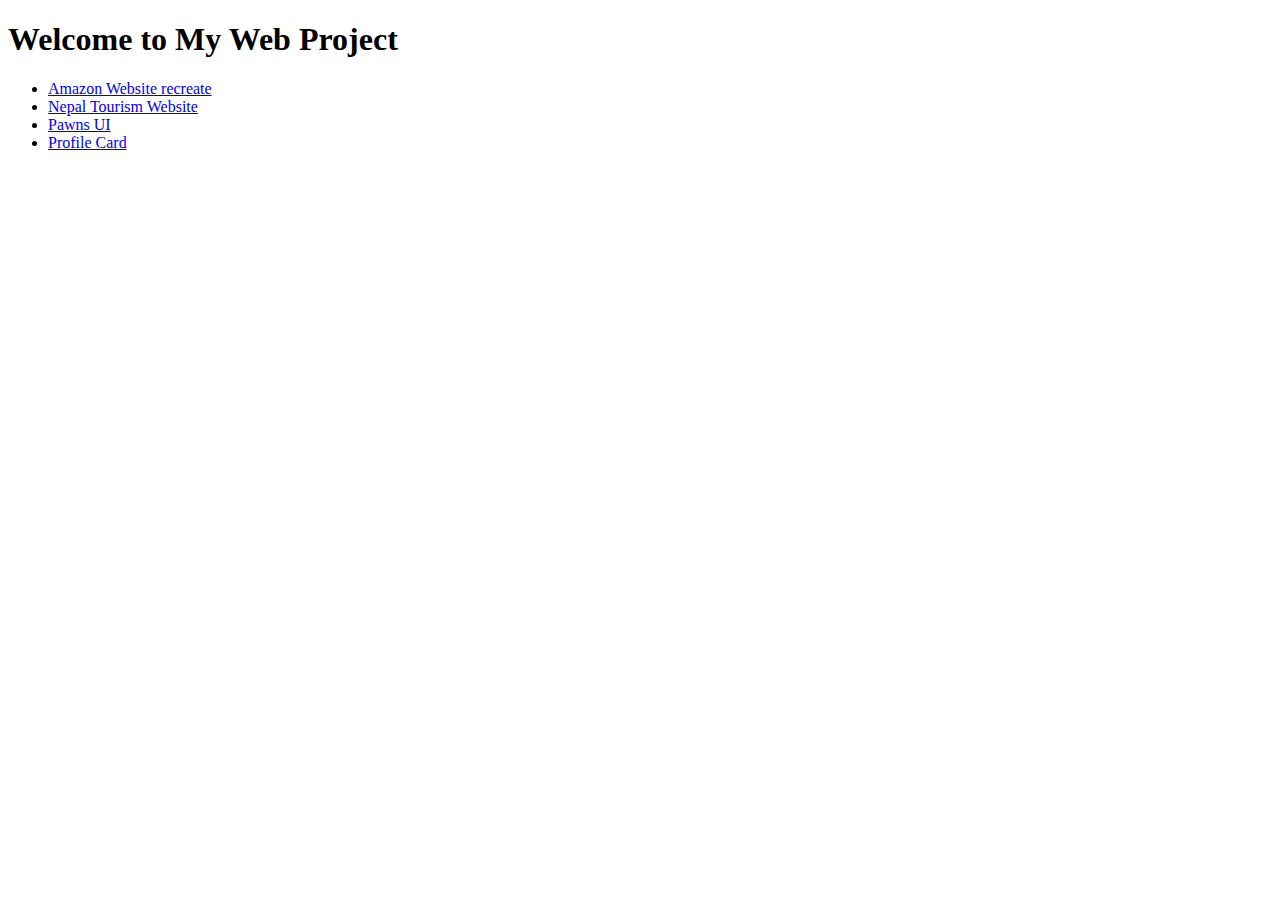
<file: index.html>
<!DOCTYPE html>
<html lang="en">
<head>
    <meta charset="UTF-8">
    <meta name="viewport" content="width=device-width, initial-scale=1.0">
    <title>Web Project Home</title>
</head>
<body>
    <h1>Welcome to My Web Project</h1>
    <ul>
        <li><a href="Amazon_Website/index.html">Amazon Website recreate </a></li>
        <li><a href="Nepal_Tourism/index.html"> Nepal Tourism Website </a></li>
        <li><a href="Pawns-app_UI/index.html"> Pawns UI</a></li>
        <li><a href="ProfileCard/index.html"> Profile Card </a></li>
    </ul>
</body>
</html>
</file>
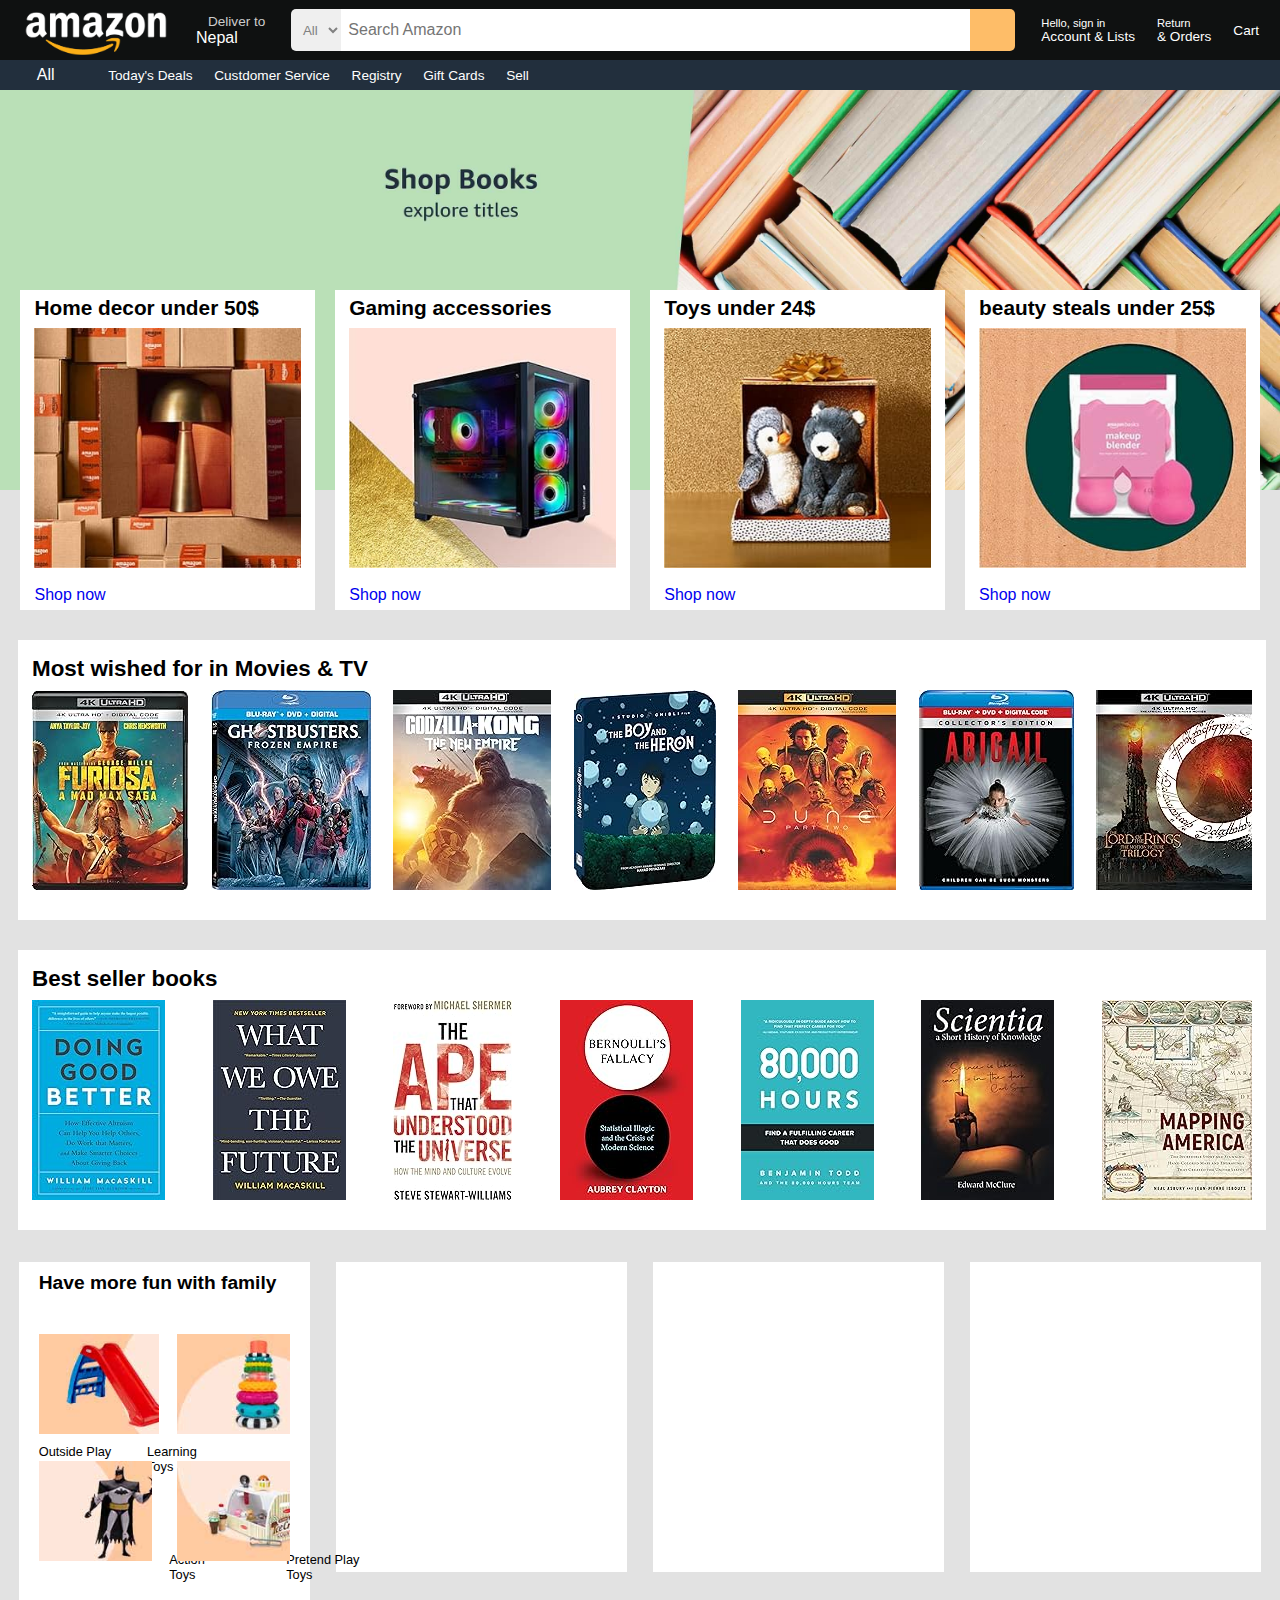
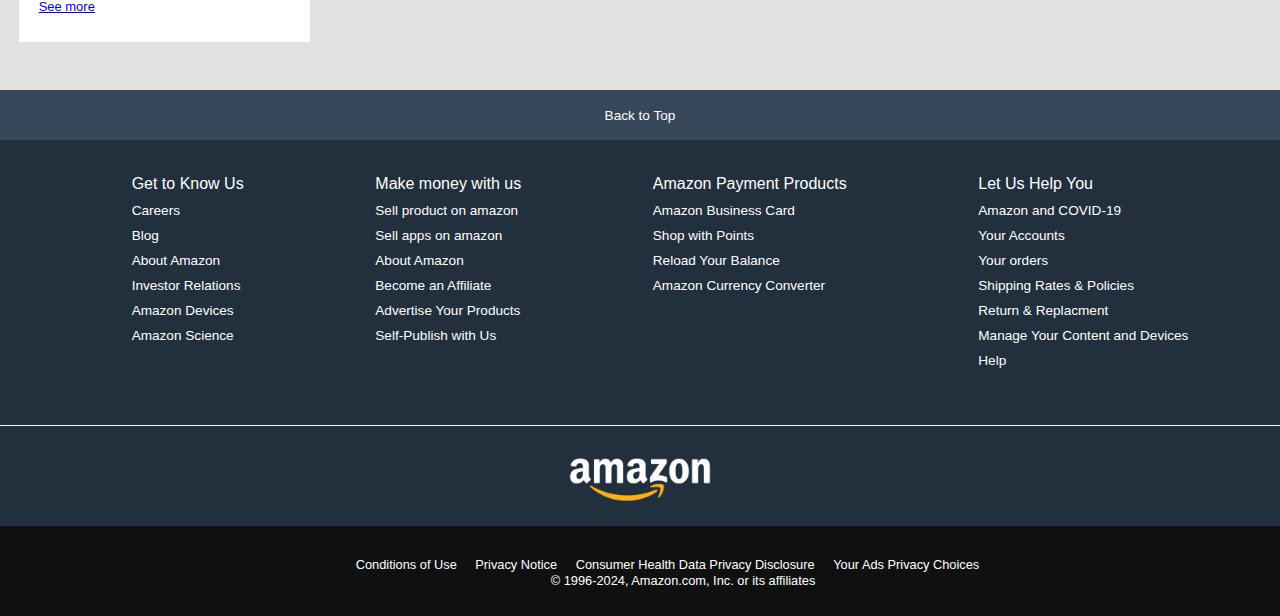
<file: Amazon_Website/index.html>
<!DOCTYPE html>
<html lang="en">
<head>
    <meta charset="UTF-8">
    <meta name="viewport" content="width=device-width, initial-scale=1.0">
    <title> Amazon.com </title>
    <link rel="stylesheet" href="amazonstyle.css">
    <link rel="stylesheet" href="https://cdnjs.cloudflare.com/ajax/libs/font-awesome/6.5.2/css/all.min.css" integrity="sha512-SnH5WK+bZxgPHs44uWIX+LLJAJ9/2PkPKZ5QiAj6Ta86w+fsb2TkcmfRyVX3pBnMFcV7oQPJkl9QevSCWr3W6A==" crossorigin="anonymous" referrerpolicy="no-referrer" />

</head>
<body>
    <header> 

        <!-- navbar section -->

         <div class="navbar">
             <div class="nav-logo border"> 
                 <div class="logo"> </div>
            </div>

             <div class="nav-address border"> 
                <p class="add-first">Deliver to</p>
                <div class="add-icon">
                    <i class="fa-solid fa-location-dot"></i>
                    <p class="add-second">Nepal</p>
                </div>

             </div>
             <div class="nav-search "> 
                <select class="search-select"> 
                    <option>All</option>
                </select>
                <input placeholder="Search Amazon" class="search-input">
                <div class="search-icon bordersearch"> 
                    <i class="fa-solid fa-magnifying-glass"></i>
                </div>
            </div>  

            <div class="nav-signin border"> 
               <p> <span> Hello, sign in</span> </p>
               <p class="nav-second"> Account & Lists </p>
            </div>

            <div class="nav-return border"> 
                <p> Return </p>
                <p class="nav-second"> & Orders </p>
             </div>

             <div class="navcart border"> 
                <div class="cartlogo">
                    <i class="fa-solid fa-cart-shopping"></i>    
                </div>
                <div class="carttext"> Cart </div>
             </div>          
        </div>

        <!-- panel section -->

        <div class="panel"> 
            <div class="menu-all"> 
                <i class="fa-solid fa-bars"></i>
                All
            </div>  

            <div class="panel-ops ">  
                <p class="border"> Today's Deals </p>
                <p class="border"> Custdomer Service </p> 
                <p class="border"> Registry </p>
                <p class="border"> Gift Cards </p>
                <p class="border"> Sell </p>
            </div>  
        </div>

        <!-- content section -->

        <div class="bkcolor"> 
            <div class="herosection">

                <div class="shopping-section">
                    
                    <!-- first box section -->

                    <div class="box">
                        <div class="box-contain"> 
                             <h1> Home decor under 50$ </h1>
                             <div class="box-image"> </div>
                             <a href="#1" class="box-text"> Shop now </a>
                        </div>
                    </div>

                    <div class="box">
                        <div class="box-contain2"> 
                              <h1> Gaming accessories </h1>
                              <div class="box-image2"> </div>
                              <a href="#2" class="box-text"> Shop now </a>
                         </div>    
                    </div>

                    <div class="box">
                        <div class="box-contain3"> 
                             <h1> Toys under 24$ </h1>
                             <div class="box-image3"> </div>
                             <a href="#3" class="box-text"> Shop now </a>
                        </div>
                    </div>

                    <div class="box">
                        <div class="box-contain4"> 
                             <h1> beauty steals under 25$ </h1>
                             <div class="box-image4"> </div>
                             <a href="#4" class="box-text"> Shop now </a>
                        </div>
                    </div>
             </div>
            </div>

            <!-- second box section -->

            <div class="herosquare"> 
                <div class="herobox"> 
                    <h1 class="heroboxtxt"> Most wished for in Movies & TV </h1>
                    <div class="herosquareimg"> 
                      <img src="img/movie1.jpg" alt="furiosa">
                      <img src="img/movie2.jpg" alt="ghostbusters">
                      <img src="img/movie3.jpg" alt="godzilaxkong">
                      <img src="img/movie4.jpg" alt="the boy & heron">
                      <img src="img/movie5.jpg" alt="dune">
                      <img src="img/movie6.jpg" alt="abigale">
                      <img src="img/movie7.jpg" alt="lordofthering"> 
                    </div>
                </div>
            </div>

            <!-- third box section -->

            <div class="herosquare2"> 
                <div class="herobox2"> 
                    <h1 class="heroboxtxt2"> Best seller books </h1>
                    <div class="herosquareimg2"> 
                      <img src="img/book1.jpg" alt="book">
                      <img src="img/book2.jpg" alt="book">
                      <img src="img/book3.jpg" alt="book">
                      <img src="img/book4.jpg" alt="book">
                      <img src="img/book5.jpg" alt="book">
                      <img src="img/book6.jpg" alt="book">
                      <img src="img/book7.jpg" alt="book"> 
                    </div>
                </div>
            </div> 

         <!-- allocated for fourth box section -->

         <div class="fourthbox">
            <div class="fourthshoopingbox1"> 
                <div class="innershopbox1"> 
                    <h1 class="innerheadingtext"> Have more fun with family </h1>
                     <div class="pgflex"> 
                        <p class="innerP1"> Outside Play Sets </p>
                        <p class="innerP2"> Learning Toys </p>
                        <p class="innerP3"> Action Toys</p>
                        <p class="innerP4"> Pretend Play Toys </p>
                    </div>
                     <div class="innerboxes"> 
                       <div class="innerbox1"> </div> 
                       <div class="innerbox2"> </div>
                       <div class="innerbox3"> </div>
                       <div class="innerbox4"> </div>
                    </div>
                    <a href="#1" class="innerdowntext"> See more </a>
                </div>
            </div>

            <div class="fourthshoopingbox2"> 
                </div>
            <div class="fourthshoopingbox3">
                </div>
            <div class="fourthshoopingbox4">   
                </div>


            </div>
         </div>


        <!-- foooter section foot panel -->

        <footer> 
            <div class="footpanel1"> Back to Top 
            </div>
            <div class="footpanel2"> 
                <ul> 
                    <p> Get to Know Us </p>
                    <a> Careers </a>
                    <a> Blog    </a>
                    <a> About Amazon </a>
                    <a> Investor Relations  </a>
                    <a> Amazon Devices </a>
                    <a> Amazon Science </a>
                </ul>
                <ul> 
                    <p> Make money with us </p>
                    <a> Sell product on amazon </a>
                    <a> Sell apps on amazon </a>
                    <a> About Amazon </a>
                    <a> Become an Affiliate  </a>
                    <a> Advertise Your Products </a>
                    <a> Self-Publish with Us </a>
                </ul>
                <ul> 
                    <p> Amazon Payment Products </p>
                    <a> Amazon Business Card </a>
                    <a> Shop with Points </a>
                    <a> Reload Your Balance </a>
                    <a> Amazon Currency Converter </a>
                </ul>
                <ul> 
                    <p> Let Us Help You </p>
                    <a> Amazon and COVID-19 </a>
                    <a> Your Accounts  </a>
                    <a> Your orders </a>
                    <a> Shipping Rates & Policies  </a>
                    <a> Return & Replacment </a>
                    <a> Manage Your Content and Devices </a>
                    <a> Help </a>
                </ul>

            </div>
            <!-- footpanel2 section -->

            <div class="footpanel3"> 
               <div class="logo"> </div> 
            </div>
            <div class="footpanel4"> 
                <ul class="footUL"> 
                    <a class="footA"> Conditions of Use </a>
                    <a class="footA"> Privacy Notice </a>
                    <a class="footA"> Consumer Health Data Privacy Disclosure
                    </a>
                    <a class="footA"> Your Ads Privacy Choices </a>
                    <p class="footP"> © 1996-2024, Amazon.com, Inc. or its affiliates </p>
                </ul> 
            </div>
        </footer>
    </header>    
</body>
</html>
</file>
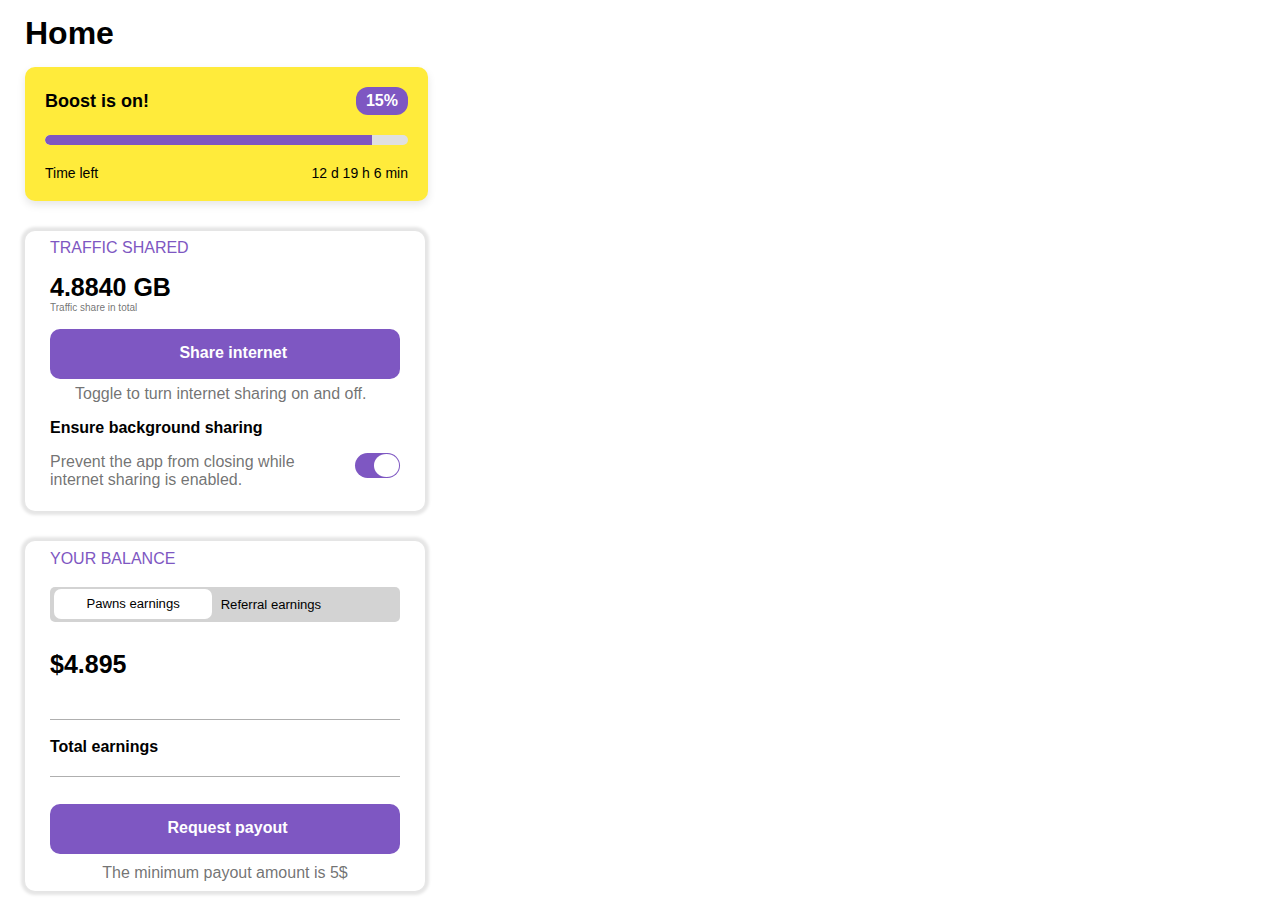
<file: Pawns-app_UI/index.html>
<!DOCTYPE html>
<html lang="en">
<head>
    <meta charset="UTF-8">
    <meta name="viewport" content="width=device-width, initial-scale=1.0">
    <title>Document</title>
    <link rel="stylesheet" href="uistyle.css">
    <link rel="stylesheet" href="https://cdnjs.cloudflare.com/ajax/libs/font-awesome/5.15.4/css/all.min.css">
</head>
<body>
    <header> 
        <div class="homebar"> 
            <h1> Home</h1>
        </div>

        <!-- first-container -->

        <div class="boost-container">
            <div class="boost-header">
                <span class="boost-text"> Boost is on! </span>
                <div class="boost-percentage"> 15% </div>
            </div>
            <div class="boost-bar-container">
                <div class="boost-bar"></div>
            </div>
            <div class="boost-footer">
                <span class="time-left">Time left</span>
                <span class="time-remaining">12 d 19 h 6 min</span>
            </div>
        </div>

        <!-- second-container -->

        <div class="traffic-container"> 
            <span class="traffic-header"> TRAFFIC SHARED </span>
            <div class="datashare-store"> 4.8840 GB 
            <span class="info-store"> Traffic share in total </span>
            </div>
              <div class="mainshare"> 
            <div class="internet-share"> 
                <i class="fa-solid fa-wifi"> </i>   
                <p class="internet-share2"> Share internet </p>    
            </div> 
            <span class="info-store2"> Toggle to turn internet sharing on and off. </span>
             </div>
            <span class="bkrunninginfo"> Ensure background sharing </span>
            <div class="end-content"> 
                <p class="info-store3"> Prevent the app from closing while internet sharing is enabled. </p>
                <div class="tooglebox">  
                    <div class="toogle-circle">  </div>
                </div>
            </div>
        </div>

        <!-- third-container -->

        <div class="balance-container"> 
            <div class="balance-contheader"> 
              <span class="balance-header"> YOUR BALANCE </span>
              <div class="refressicon"> 
                 <i class="fa-solid fa-arrows-rotate"> </i>
              </div>
            </div>
        <div class="earning-section"> 
            <span class="earning1"> Pawns earnings </span> 
            <span class="earning2"> Referral earnings </span>
        </div>
        <div class="moneyearn-store"> $4.895 </div>
        <span class="tolearning"> Total earnings </span>
        <div class="payout-section"> 
            <div class="payout"> Request payout </div>
            <div class="payout-bottom"> The minimum payout amount is 5$ </div>
        </div>





        </div>
    </header>
    
</body>
</html>
</file>
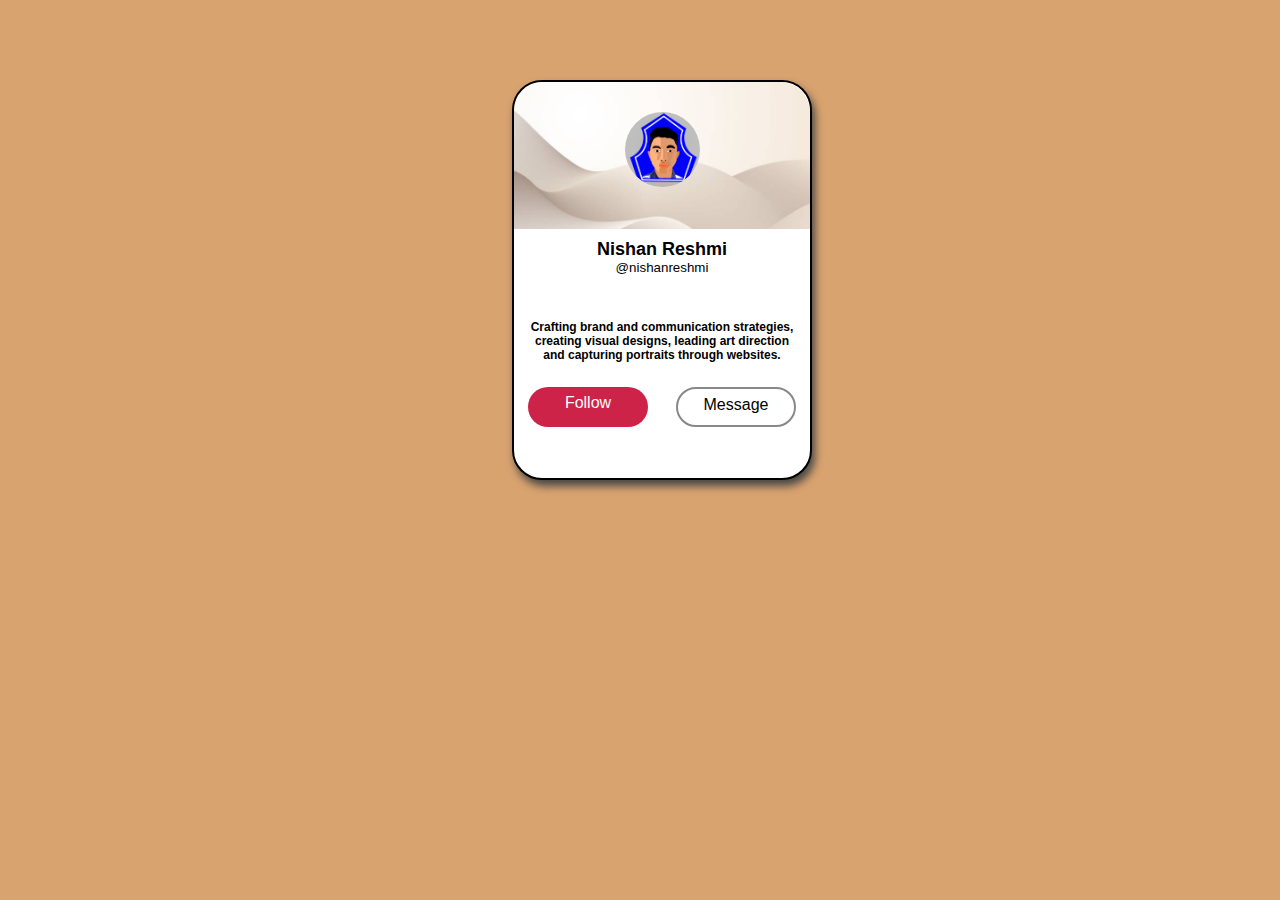
<file: ProfileCard/index.html>
<!DOCTYPE html>
<html lang="en">
<head>
    <meta charset="UTF-8">
    <meta name="viewport" content="width=device-width, initial-scale=1.0">
    <title>Profile Card</title>
    <link rel="stylesheet" href="style.css">
    <link rel="stylesheet" href="https://cdnjs.cloudflare.com/ajax/libs/font-awesome/6.6.0/css/all.min.css" integrity="sha512-Kc323vGBEqzTmouAECnVceyQqyqdsSiqLQISBL29aUW4U/M7pSPA/gEUZQqv1cwx4OnYxTxve5UMg5GT6L4JJg==" crossorigin="anonymous" referrerpolicy="no-referrer" />

</head>
<body>

    <div class="bkcolor"> 
        <div class="maincard"> 
            <div class="topdesign"> 
                <span class="profilepic"> </span>
            </div>
            <div class="downdesign"> 
                <div class="namesection"> 
                    <p> Nishan Reshmi </p>
                    <span class="hastag"> @nishanreshmi </span> 
                 </div>
                <div class="socialconnect"> 
                    <i class="fa-brands fa-facebook">  </i>
                    <i class="fa-brands fa-linkedin">  </i>
                    <i class="fa-brands fa-twitter">   </i>
                    <i class="fa-brands fa-instagram"> </i>
                    <i class="fa-solid fa-globe">      </i>

                </div>
                <div class="aboutbar"> 
                    <p> Crafting brand and communication strategies, creating visual designs, leading art direction and capturing portraits through websites.
                    </p>
                </div>
                <div class="personalconnect"> 
                    <div class="followbutton">  Follow
                      </div>
                    <div class="messagebutton"> Message 
                      </div>

                    </div>
            </div>
        </div>
    </div>
    
</body>
</html>
</file>
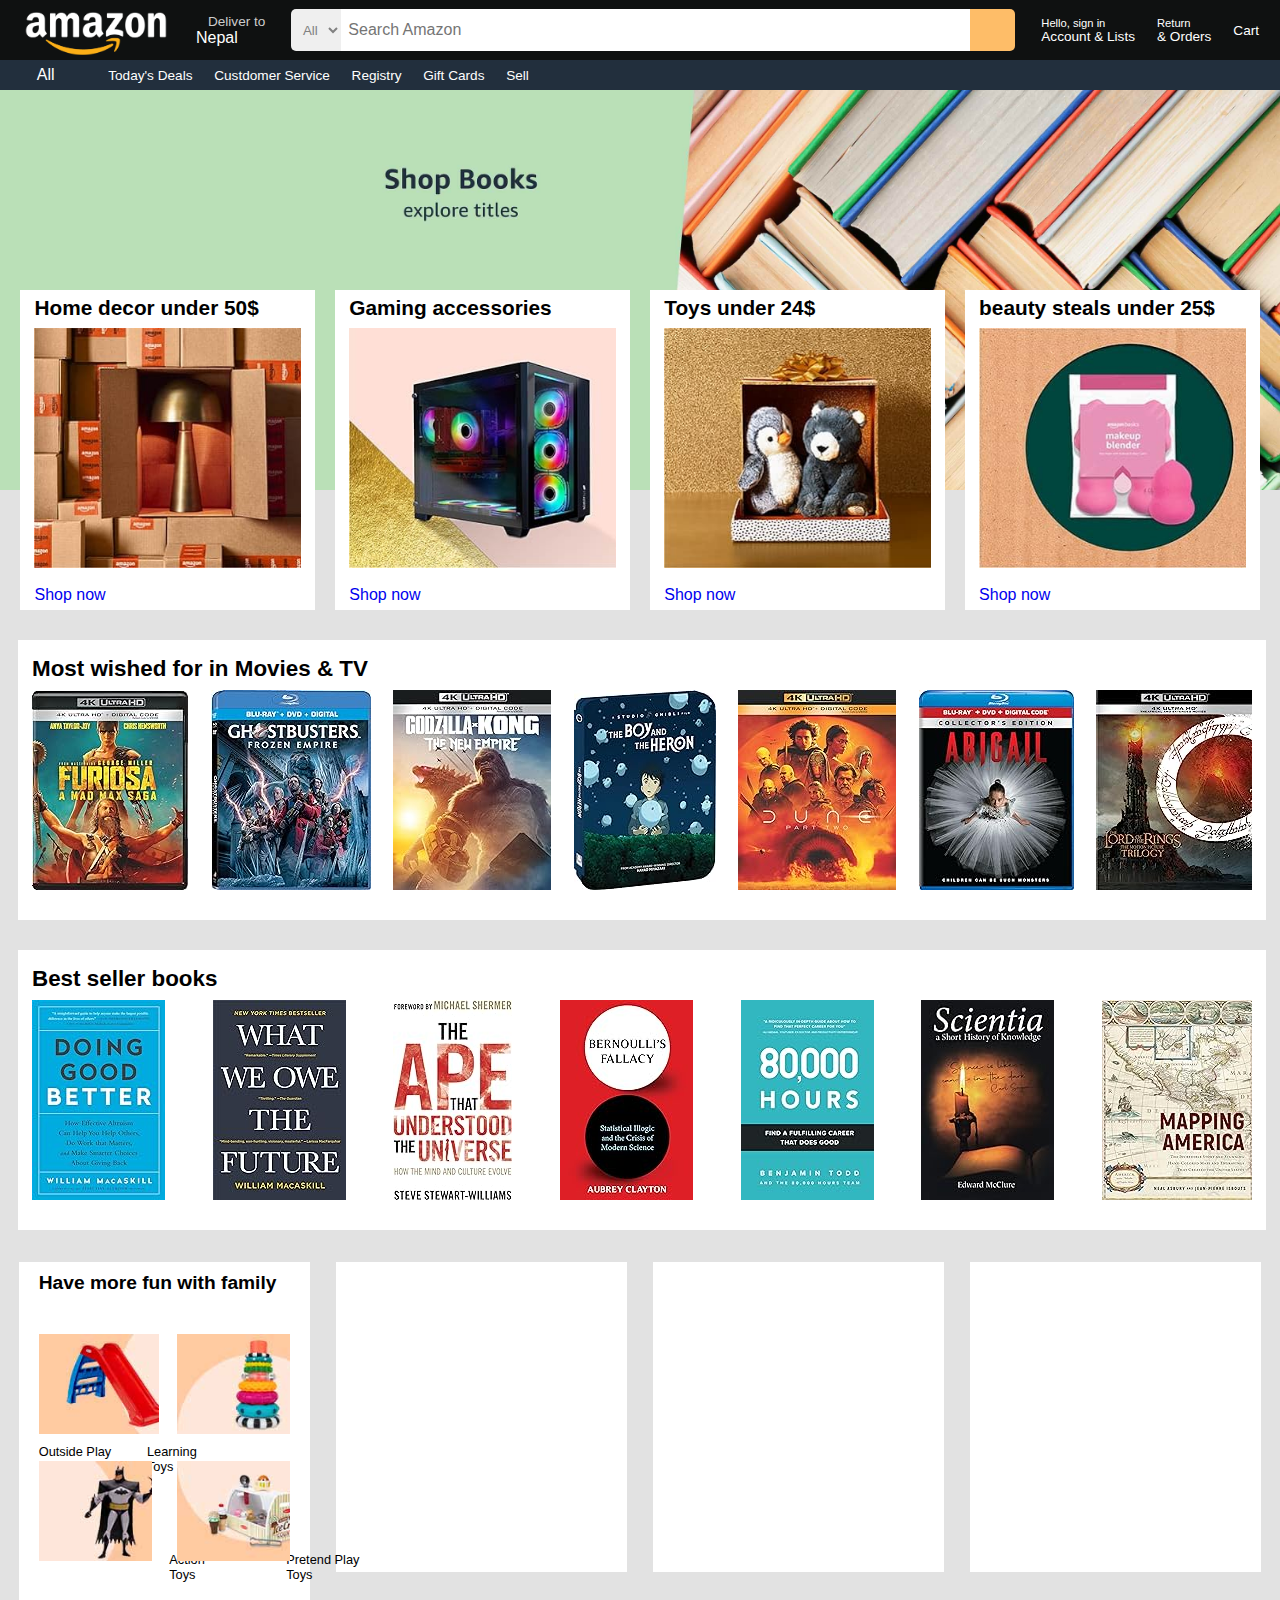
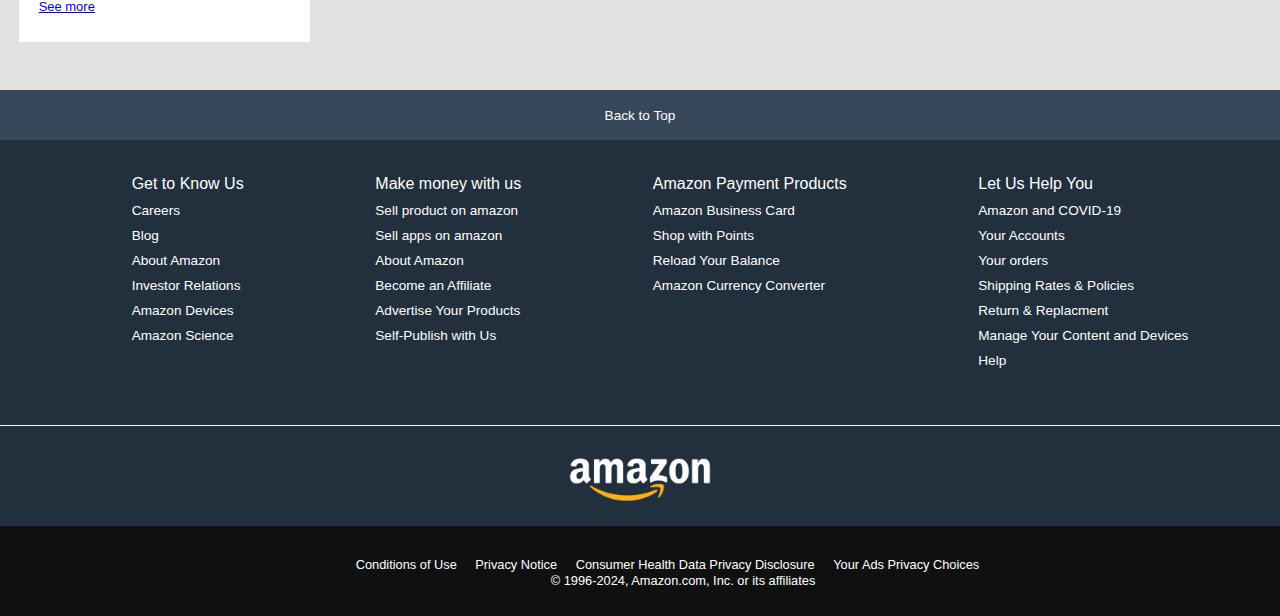
<file: Amazon_Website/amazonweb.html>
<!DOCTYPE html>
<html lang="en">
<head>
    <meta charset="UTF-8">
    <meta name="viewport" content="width=device-width, initial-scale=1.0">
    <title> Amazon.com </title>
    <link rel="stylesheet" href="amazonstyle.css">
    <link rel="stylesheet" href="https://cdnjs.cloudflare.com/ajax/libs/font-awesome/6.5.2/css/all.min.css" integrity="sha512-SnH5WK+bZxgPHs44uWIX+LLJAJ9/2PkPKZ5QiAj6Ta86w+fsb2TkcmfRyVX3pBnMFcV7oQPJkl9QevSCWr3W6A==" crossorigin="anonymous" referrerpolicy="no-referrer" />

</head>
<body>
    <header> 

        <!-- navbar section -->

         <div class="navbar">
             <div class="nav-logo border"> 
                 <div class="logo"> </div>
            </div>

             <div class="nav-address border"> 
                <p class="add-first">Deliver to</p>
                <div class="add-icon">
                    <i class="fa-solid fa-location-dot"></i>
                    <p class="add-second">Nepal</p>
                </div>

             </div>
             <div class="nav-search "> 
                <select class="search-select"> 
                    <option>All</option>
                </select>
                <input placeholder="Search Amazon" class="search-input">
                <div class="search-icon bordersearch"> 
                    <i class="fa-solid fa-magnifying-glass"></i>
                </div>
            </div>  

            <div class="nav-signin border"> 
               <p> <span> Hello, sign in</span> </p>
               <p class="nav-second"> Account & Lists </p>
            </div>

            <div class="nav-return border"> 
                <p> Return </p>
                <p class="nav-second"> & Orders </p>
             </div>

             <div class="navcart border"> 
                <div class="cartlogo">
                    <i class="fa-solid fa-cart-shopping"></i>    
                </div>
                <div class="carttext"> Cart </div>
             </div>          
        </div>

        <!-- panel section -->

        <div class="panel"> 
            <div class="menu-all"> 
                <i class="fa-solid fa-bars"></i>
                All
            </div>  

            <div class="panel-ops ">  
                <p class="border"> Today's Deals </p>
                <p class="border"> Custdomer Service </p> 
                <p class="border"> Registry </p>
                <p class="border"> Gift Cards </p>
                <p class="border"> Sell </p>
            </div>  
        </div>

        <!-- content section -->

        <div class="bkcolor"> 
            <div class="herosection">

                <div class="shopping-section">
                    
                    <!-- first box section -->

                    <div class="box">
                        <div class="box-contain"> 
                             <h1> Home decor under 50$ </h1>
                             <div class="box-image"> </div>
                             <a href="#1" class="box-text"> Shop now </a>
                        </div>
                    </div>

                    <div class="box">
                        <div class="box-contain2"> 
                              <h1> Gaming accessories </h1>
                              <div class="box-image2"> </div>
                              <a href="#2" class="box-text"> Shop now </a>
                         </div>    
                    </div>

                    <div class="box">
                        <div class="box-contain3"> 
                             <h1> Toys under 24$ </h1>
                             <div class="box-image3"> </div>
                             <a href="#3" class="box-text"> Shop now </a>
                        </div>
                    </div>

                    <div class="box">
                        <div class="box-contain4"> 
                             <h1> beauty steals under 25$ </h1>
                             <div class="box-image4"> </div>
                             <a href="#4" class="box-text"> Shop now </a>
                        </div>
                    </div>
             </div>
            </div>

            <!-- second box section -->

            <div class="herosquare"> 
                <div class="herobox"> 
                    <h1 class="heroboxtxt"> Most wished for in Movies & TV </h1>
                    <div class="herosquareimg"> 
                      <img src="img/movie1.jpg" alt="furiosa">
                      <img src="img/movie2.jpg" alt="ghostbusters">
                      <img src="img/movie3.jpg" alt="godzilaxkong">
                      <img src="img/movie4.jpg" alt="the boy & heron">
                      <img src="img/movie5.jpg" alt="dune">
                      <img src="img/movie6.jpg" alt="abigale">
                      <img src="img/movie7.jpg" alt="lordofthering"> 
                    </div>
                </div>
            </div>

            <!-- third box section -->

            <div class="herosquare2"> 
                <div class="herobox2"> 
                    <h1 class="heroboxtxt2"> Best seller books </h1>
                    <div class="herosquareimg2"> 
                      <img src="img/book1.jpg" alt="book">
                      <img src="img/book2.jpg" alt="book">
                      <img src="img/book3.jpg" alt="book">
                      <img src="img/book4.jpg" alt="book">
                      <img src="img/book5.jpg" alt="book">
                      <img src="img/book6.jpg" alt="book">
                      <img src="img/book7.jpg" alt="book"> 
                    </div>
                </div>
            </div> 

         <!-- allocated for fourth box section -->

         <div class="fourthbox">
            <div class="fourthshoopingbox1"> 
                <div class="innershopbox1"> 
                    <h1 class="innerheadingtext"> Have more fun with family </h1>
                     <div class="pgflex"> 
                        <p class="innerP1"> Outside Play Sets </p>
                        <p class="innerP2"> Learning Toys </p>
                        <p class="innerP3"> Action Toys</p>
                        <p class="innerP4"> Pretend Play Toys </p>
                    </div>
                     <div class="innerboxes"> 
                       <div class="innerbox1"> </div> 
                       <div class="innerbox2"> </div>
                       <div class="innerbox3"> </div>
                       <div class="innerbox4"> </div>
                    </div>
                    <a href="#1" class="innerdowntext"> See more </a>
                </div>
            </div>

            <div class="fourthshoopingbox2"> 
                </div>
            <div class="fourthshoopingbox3">
                </div>
            <div class="fourthshoopingbox4">   
                </div>


            </div>
         </div>


        <!-- foooter section foot panel -->

        <footer> 
            <div class="footpanel1"> Back to Top 
            </div>
            <div class="footpanel2"> 
                <ul> 
                    <p> Get to Know Us </p>
                    <a> Careers </a>
                    <a> Blog    </a>
                    <a> About Amazon </a>
                    <a> Investor Relations  </a>
                    <a> Amazon Devices </a>
                    <a> Amazon Science </a>
                </ul>
                <ul> 
                    <p> Make money with us </p>
                    <a> Sell product on amazon </a>
                    <a> Sell apps on amazon </a>
                    <a> About Amazon </a>
                    <a> Become an Affiliate  </a>
                    <a> Advertise Your Products </a>
                    <a> Self-Publish with Us </a>
                </ul>
                <ul> 
                    <p> Amazon Payment Products </p>
                    <a> Amazon Business Card </a>
                    <a> Shop with Points </a>
                    <a> Reload Your Balance </a>
                    <a> Amazon Currency Converter </a>
                </ul>
                <ul> 
                    <p> Let Us Help You </p>
                    <a> Amazon and COVID-19 </a>
                    <a> Your Accounts  </a>
                    <a> Your orders </a>
                    <a> Shipping Rates & Policies  </a>
                    <a> Return & Replacment </a>
                    <a> Manage Your Content and Devices </a>
                    <a> Help </a>
                </ul>

            </div>
            <!-- footpanel2 section -->

            <div class="footpanel3"> 
               <div class="logo"> </div> 
            </div>
            <div class="footpanel4"> 
                <ul class="footUL"> 
                    <a class="footA"> Conditions of Use </a>
                    <a class="footA"> Privacy Notice </a>
                    <a class="footA"> Consumer Health Data Privacy Disclosure
                    </a>
                    <a class="footA"> Your Ads Privacy Choices </a>
                    <p class="footP"> © 1996-2024, Amazon.com, Inc. or its affiliates </p>
                </ul> 
            </div>
        </footer>
    </header>    
</body>
</html>
</file>
<file: Amazon_Website/amazonstyle.css>
*{
    margin: 0px;
    font-family: arial;
    border: border-box;

}

.navbar{
    height: 60px;
    background-color: #0f1111;
    color: white;
    display: flex;
    align-items: center;
    justify-content: space-evenly;
}

.nav-logo{
    height: 50px;
    width: 150px;
    
} 

.logo{
    background-image: url("img/amazonimg.png");
    background-size: cover;
    height: 50px;
    width: 150px;
} 

.border{
    border: 1.5px solid transparent;
}
.border:hover{
    border: 1.5px solid white;
}

/** box2 **/
.add-first{
    color:#cccccc;
    font-size: 0.85rem;
    padding-left: 15px;
    
}

.add-second{
     font-size: 1rem;
     margin-left: 3px;
}

.add-icon{
    display: flex;
    align-items: center;
}

/** box3 **/
.nav-search{
    display: flex;
    align-items: center;
}

.search-select{
    width: 50px;
    height: 42px;
    border: none;
    border-top-left-radius: 5px;
    border-bottom-left-radius: 5px;
    text-align: center;
    color: rgb(129, 129, 129);
    
}

.search-input{
    width: 620px;
    height: 40px;
    border: none;
    font-size: 1rem;
    padding-left: 7px;

}

.search-icon{
    width: 45px;
    height: 42px;
    background-color: #febd68;
    display: flex;
    justify-content: center;
    align-items: center;
    border-top-right-radius: 5px;
    border-bottom-right-radius: 5px;
    color: #0f1111;
    font-size: 1.5rem;
}

.bordersearch:hover{
    background-color:#ffae45 ;  
}

.nav-search{
    border: 5px solid transparent;
}
.nav-active{
    border: 5px solid orange;
} 

.nav-signin{
    font-size: 0.7rem;
}

.nav-second{
    font-size: 0.85rem;
    font-weight: 700px;
}

.nav-return{
    font-size: 0.7rem;
    font-weight: 700px;
}

/** box4 **/

.navcart{
    display: flex;
}

.carttext{
    font-size: 0.85rem;
    font-weight: 700px;
}

/** pannel-section **/

.panel{
    display: flex;
    background-color:#222f3d ;
    color: white;
    justify-content: space-evenly;
    height: 30px;
    align-items: center;
}

.panel-ops p{
    display: inline;
    margin-left: 16px;

}

.panel-ops{
    font-size: 0.85rem;
    width: 90%;
}

/** herosection **/

.bkcolor{
    background-color: #e2e2e2;
    height: 1600px;
}

.herosection{
    background-image: url("img/bg.jpg");
    height: 400px;
    background-size: cover;
}

.shopping-section{
    display: flex;
    justify-content: space-evenly;
    position: relative;
    top: 50%;
}

/** box1 **/

.box{
    height: 320px;
    width: 23%;
    background-color: white;
    font-size: 0.65rem;
}

.box-image{
    background-image: url("img/homedecor.jpg");
    background-size: cover;
    height: 240px;
    margin-bottom: 18px;
}

.box-contain{
    margin-left: 14px;
    margin-right: 14px; 
    margin-top: 6px;  
}

h1{
    padding-bottom: 8px;
}

.box-text{
    font-size: 1rem;
    margin-top: 5px;
    text-decoration: none;

}

/** box2 **/ 

box{
    height: 320px;
    width: 23%;
    background-color: white;
    font-size: 0.50rem;
}

.box-image2{
    background-image: url("img/systemunit.jpg");
    background-size: cover;
    height: 240px;
    margin-bottom: 18px;
}

.box-contain2{
    margin-left: 14px;
    margin-right: 14px; 
    margin-top: 6px;  
}

h1{
    padding-bottom: 8px;
}

.box-text{
    font-size: 1rem;
    margin-top: 5px;
    text-decoration: none;
}

/** box3 **/ 

box{
    height: 320px;
    width: 23%;
    background-color: white;
    font-size: 0.50rem;
}

.box-image3{
    background-image: url("img/under25.jpg");
    background-size: cover;
    height: 240px;
    margin-bottom: 18px;
}

.box-contain3{
    margin-left: 14px;
    margin-right: 14px; 
    margin-top: 6px;  
}

h1{
    padding-bottom: 8px;
}

.box-text{
    font-size: 1rem;
    margin-top: 5px;
    text-decoration: none;

}

/** box4 **/

box{
    height: 320px;
    width: 23%;
    background-color: white;
    font-size: 0.50rem;
}

.box-image4{
    background-image: url("img/beautysteals.jpg");
    background-size: cover;
    height: 240px;
    margin-bottom: 18px;
}

.box-contain4{
    margin-left: 14px;
    margin-right: 14px;
    margin-top: 6px;  
  
}

h1{
    padding-bottom: 8px;
}

.box-text{
    font-size: 1rem;
    margin-top: 5px;
    text-decoration: none;

}

/** herosquare **/ 

.herosquare{
    width: 78rem;
    height: 280px;
    margin-top: 150px;
    margin-left: 18px;
    margin-right: 18px;
    background-color: white;
}

.herobox{
    font-size: 0.70rem;
    margin: 25px 14px 8px 14px; 
}

.herosquareimg{
    display: flex;
    justify-content: space-between;
}

.heroboxtxt{
    padding-top: 16px;

}

/** herosquare2 **/

.herosquare2{
    width: 78rem;
    height: 280px;
    margin-top: 30px;
    margin-left: 18px;
    margin-right: 18px;
    background-color: white;

}

.herobox2{
    font-size: 0.70rem;
    margin: 25px 14px 8px 14px; 
}

.herosquareimg2{
    display: flex;
    justify-content: space-between;
}

.heroboxtxt2{
    padding-top: 16px;

}

/** fourthboxsection **/ 

.fourthbox{
   display: flex;
   justify-content: space-around;
   margin-left: 6px;
   margin-right: 6px;
   position: relative;
   top: 2%;


}

.fourthshoopingbox1{
    height: 380px;
    width: 23%;
    background-color: white;
   
}

.innershopbox1{
    margin-right: 20px;
    margin-left: 20px;
    height: 380px;

}

.innerheadingtext{
    font-size: 1.2rem;
    margin-top: 10px;
}

.pgflex{
    display: flex;
    justify-content: space-around;
    flex-direction: row;
}

.innerboxes{
    display: flex;
    flex-wrap: wrap;
    justify-content: space-between;
    position: relative;
    top: 2px;
}

.innerP1{
    position: relative;
    top: 142px;
    font-size: 0.80rem;
    display: inline-block;
}

.innerP2{
    position: relative;
    top: 142px;
    left: 35px;
    font-size: 0.80rem;
    display: inline-block;0
}

.innerP3{
    position: relative;
    top: 250px;
    right: px;    
    font-size: 0.80rem;
    display: inline-block;
}

.innerP4{
    position: relative;
    top: 250px;
    left: 70px;
    font-size: 0.80rem;
    display: inline-block;
}

.innerbox1{
    width: 48%;
    height: 100px;
    margin-bottom: 27px;
    background-image: url("img/toys1.jpg");
    background-size: cover;

}

.innerbox2{
    width: 45%;
    height: 100px;
    margin-bottom: 27px;
    background-image: url("img/toys2.jpg");
    background-size: cover;    
    
}

.innerbox3{
    width: 45%;
    height: 100px;
    margin-bottom: 10px;
    background-image: url("img/toys3.jpg");
    background-size: cover;
    
}

.innerbox4{
    width: 45%;
    height: 100px;   
    background-image: url("img/toys4.jpg");
    background-size: cover;
    
}

.innerdowntext{
    font-size: 0.81rem;
    display: inline-block;
    padding-top: 30px;
}

.fourthshoopingbox2{

    height: 310px;
    width: 23%;
    background-color: white;
}

.fourthshoopingbox3{

    height: 310px;
    width: 23%;
    background-color: white;
}

.fourthshoopingbox4{

    height: 310px;
    width: 23%;
    background-color: white;
}

/** footerpanel **/ 

.footpanel1{
    background-color: #37475a;
    color: white;
    height: 50px;
    display: flex;
    justify-content: center;
    align-items: center;
    font-size: 0.85rem;
}

.footpanel2{
    background-color: #222f3d;
    color: white;
    height: 250px;
    display: flex;
    justify-content: space-evenly;
    padding-top: 35px;
}

a:hover{
    text-decoration: underline;
}

ul a {
    display: block;
    font-size: 0.85rem;
    padding-top: 10px;

}

.footpanel3{
    background-color: #222f3d;
    color: white;
    border-top: 0.3px solid white;
    height: 100px;
    display: flex;
    justify-content: center;
    align-items: center;

}

.logo{
    background-image: url("img/amazonimg.png");
    background-size: cover;
    height: 50px;
    width: 150px;

}

.footpanel4{
    display: flex;
    flex-direction: row;
    background-color: #0f1111;
    color: white;
    justify-content: space-around;
    align-items: center;
    height: 90px;

}

.footUL .footA{ 
    display: inline;
    padding-left: 15px;
    font-size: 0.80rem;

}

.footP { 
    padding-left: 210px;
    font-size: 0.80rem;
}
</file>
<file: Pawns-app_UI/uistyle.css>
*{
    margin: 0px;
    font-family: sans-serif;
    padding: 0px;
    box-sizing: border-box;
    
}

header{
    margin-left: 25px;
    margin-right: 30px;
    height: 900px;
}

/** first-container **/

.homebar{
    margin-bottom: 15px;
    margin-top: 15px;
}

/** first-container **/

.boost-container {
    background-color: #ffeb3b;
    border-radius: 10px;
    padding: 20px;
    width: 403px;
    box-shadow: 0 4px 8px rgba(0, 0, 0, 0.1);
}

.boost-header {
    display: flex;
    justify-content: space-between;
    align-items: center;
}

.boost-text {
    font-weight: bold;
    font-size: 18px;
}

.boost-percentage {
    background-color: #7e57c2;
    color: white;
    padding: 5px 10px;
    border-radius: 12px;
    font-weight: bold;
}

.boost-bar-container {
    background-color: #e0e0e0;
    border-radius: 5px;
    height: 10px;
    margin: 20px 0;
    position: relative;
    overflow: hidden;
}

.boost-bar {
    background-color: #7e57c2;
    height: 100%;
    width: 90%; /* This represents the percentage */
    border-radius: 5px 0 0 5px;
}

.boost-footer {
    display: flex;
    justify-content: space-between;
    font-size: 14px;
}

.test{
    background-color: red;
    width: 100px;
    height: 100px;
}

/** second-container **/

.traffic-container{
    width: 400px;
    height: 280px;
    margin-top: 30px;
    border-radius: 10px;
    display: flex;
    justify-content: space-around;
    flex-direction: column;
    box-shadow: 0px 0px 3px 4px rgba(0, 0, 0, 0.1);
    padding: 0px 25px;
}

.traffic-header{
    color: #7e57c2;
    font-weight: 600px;
}

.datashare-store{
    font-weight: bold;
    font-size: 25px;
    display: flex;
    flex-direction: column;
}

.info-store{
    font-weight: lighter;
    font-size: x-small;
    color: rgba(85, 85, 85, 0.829);
    
}

.internet-share {
    background-color: #7e57c2;
    color: white;
    text-align: center;
    border-radius: 10px;
    height: 50px;
    padding-top: 15px;
    
}

.internet-share:hover{
    background-color: #999999c9;
    color: black;
    cursor: pointer;
}

.internet-share2{
    display: inline-block;
    font-weight: bold;
    
}

.info-store2{
    font-weight: lighter;
    color: rgba(85, 85, 85, 0.829);
    padding-left: 25px;
    margin-top: 6px;
    display: block;
}

.bkrunninginfo{
    font-weight: bold;
}

.end-content{
    display: flex;
    justify-content: space-between;

}

.info-store3{
    width: 250px;
    height: 50px;
    font-weight: lighter;
    color: rgba(85, 85, 85, 0.829);

}


.tooglebox{
    border-radius: 25px;
    width: 45px;
    height: 25px;
    background-color: #7e57c2;
    display: flex;
    flex-direction: row-reverse;
    transition: all 0.2s ease-in 0s;
}

.toogle-circle{
    height: 90%;
    width: 55%;
    background-color: white;
    border-radius: 50%;
    margin: 1px;
    transition: all 0.2s ease-in 0s;
    cursor: pointer;
}

/** tooglebar animation **/ 

.toogle-circle:active{
     transform: translate(-18px);          
    
}

.tooglebox:active{
    background-color: rgb(102, 102, 102);
}

/** third-container **/

.balance-container{
    width: 400px;
    height: 350px;
    margin-top: 30px;
    border-radius: 10px;
    display: flex;
    justify-content: space-around;
    flex-direction: column;
    box-shadow: 0px 0px 3px 4px rgba(0, 0, 0, 0.1);
    padding: 0px 25px;
}


.balance-contheader{
    display: flex;
    justify-content: space-between;
    flex-direction: row;
}

.balance-header{
    color: #7e57c2;
    font-weight: 600px;
    
}


.earning-section{
    display: flex;
    justify-content: space-around;
    align-items: center;
    background-color: rgba(204, 204, 204, 0.863);
    border-radius: 5px;
    height: 35px;
    font-size: 0.82em;    
}

.earning1{
    background-color: white;
    height: 85%; 
    width: 45%;
    border-radius: 7px;
    text-align: center;
    padding-top: 7px;
    margin-bottom: 0.5px;
}

.earning2{
    width: 50%;
}

.moneyearn-store{
    font-weight: bold;
    font-size: 25px;
    margin-top: 10px;
    border-bottom-style: solid;
    border-bottom-width: 1px;
    border-bottom-color: #999999c9;
    padding-bottom: 40px;
}

.tolearning{
    font-weight: bold;
    border-bottom-style: solid;
    border-bottom-width: 1px;
    border-bottom-color: #999999c9;
    padding-bottom: 20px;
}

.payout-section{
   display: flex;
   flex-direction: column;
   align-items: center;
   margin-top: 8px;
   
}


.payout{
    padding-top: 15px;
    font-weight: bold;
    background-color: #7e57c2;
    color: white;
    text-align: center;
    border-radius: 10px;
    height: 50px;
    padding-left: 5px;
    width: 100%;
    cursor: pointer;

}

.payout:hover{
    background-color: #999999c9;
    color: black;
}

.payout-bottom {
    margin-top: 10px;
    font-weight: lighter;
    color: rgba(85, 85, 85, 0.829);
}
</file>
<file: ProfileCard/style.css>
*{
    padding: 0px;
    margin: 0px;
    box-sizing: border-box;

}

body{
    background-color: #cf8b4acb;
    font-family:'Segoe UI', Tahoma, Geneva, Verdana, sans-serif;
}

.bkcolor{
    margin-top: 80px;
    margin-left: 40%;
       
}

.maincard{
    border: 2px solid black;
    border-radius: 30px;
    background-color: white;
    box-shadow: 3px 6px 8px rgb(71, 71, 71);
    width: 300px;
    height: 400px;

}

.topdesign{
    height: 37%;
    width: 100%;  
    background-image: url("3design.jpg");
    background-size: cover;
    background-position: center;
    border: none;
    border-top-left-radius: 30px;
    border-top-right-radius: 30px;
    position: relative;
    display: flex;
    justify-content: center;
    align-items: center;
    
}

.profilepic{
    height: 75px;
    width: 75px;
    color: black;
    border-radius: 50%;
    margin-top: 100px ;
    position: absolute;
    bottom: 42px;
    background-position: center;
    background-image: url("profilepic.png");
    background-size: cover;
}

.downdesign{
    
    
}

.namesection{
    display: flex;
    flex-direction: column;
    justify-content: space-around;
    align-items: center;
    margin-top: 10px;
}

.namesection p{
    font-size: large;
    font-weight: bolder;
    text-align: center;

}

.hastag{
    font-size: smaller;
    font-weight: lighter;

}

.socialconnect{
    margin-top: 25px;
    display: flex;
    justify-content: space-evenly;
    cursor: pointer;
     
}

.aboutbar p { 
    font-weight: bold;
    padding: 0px 10px ;
    font-size: 0.75em;
    text-align: center;
    margin-top: 20px;

}

.personalconnect{
    
    display: flex;
    justify-content: space-around;
    margin-top: 25px;

}

.followbutton{
    border-radius: 20px;
    background-color: rgba(202, 17, 57, 0.925);
    text-align: center;
    height: 40px;
    width: 120px;
    color: white;
    padding-top: 7px;
    cursor: pointer;
}

.messagebutton{
    border: 2px solid rgb(136, 136, 136);
    border-radius: 20px;
    text-align: center;
    height: 40px;
    width: 120px;
    color: black;
    padding-top: 7px;
    cursor: pointer;
}

.followbutton:hover{
    background-color: rgba(155, 12, 43, 0.925);

}

.messagebutton:hover{
    background-color: rgba(21, 21, 133, 0.938);
    color: white;
    border: transparent;
    
}
</file>
